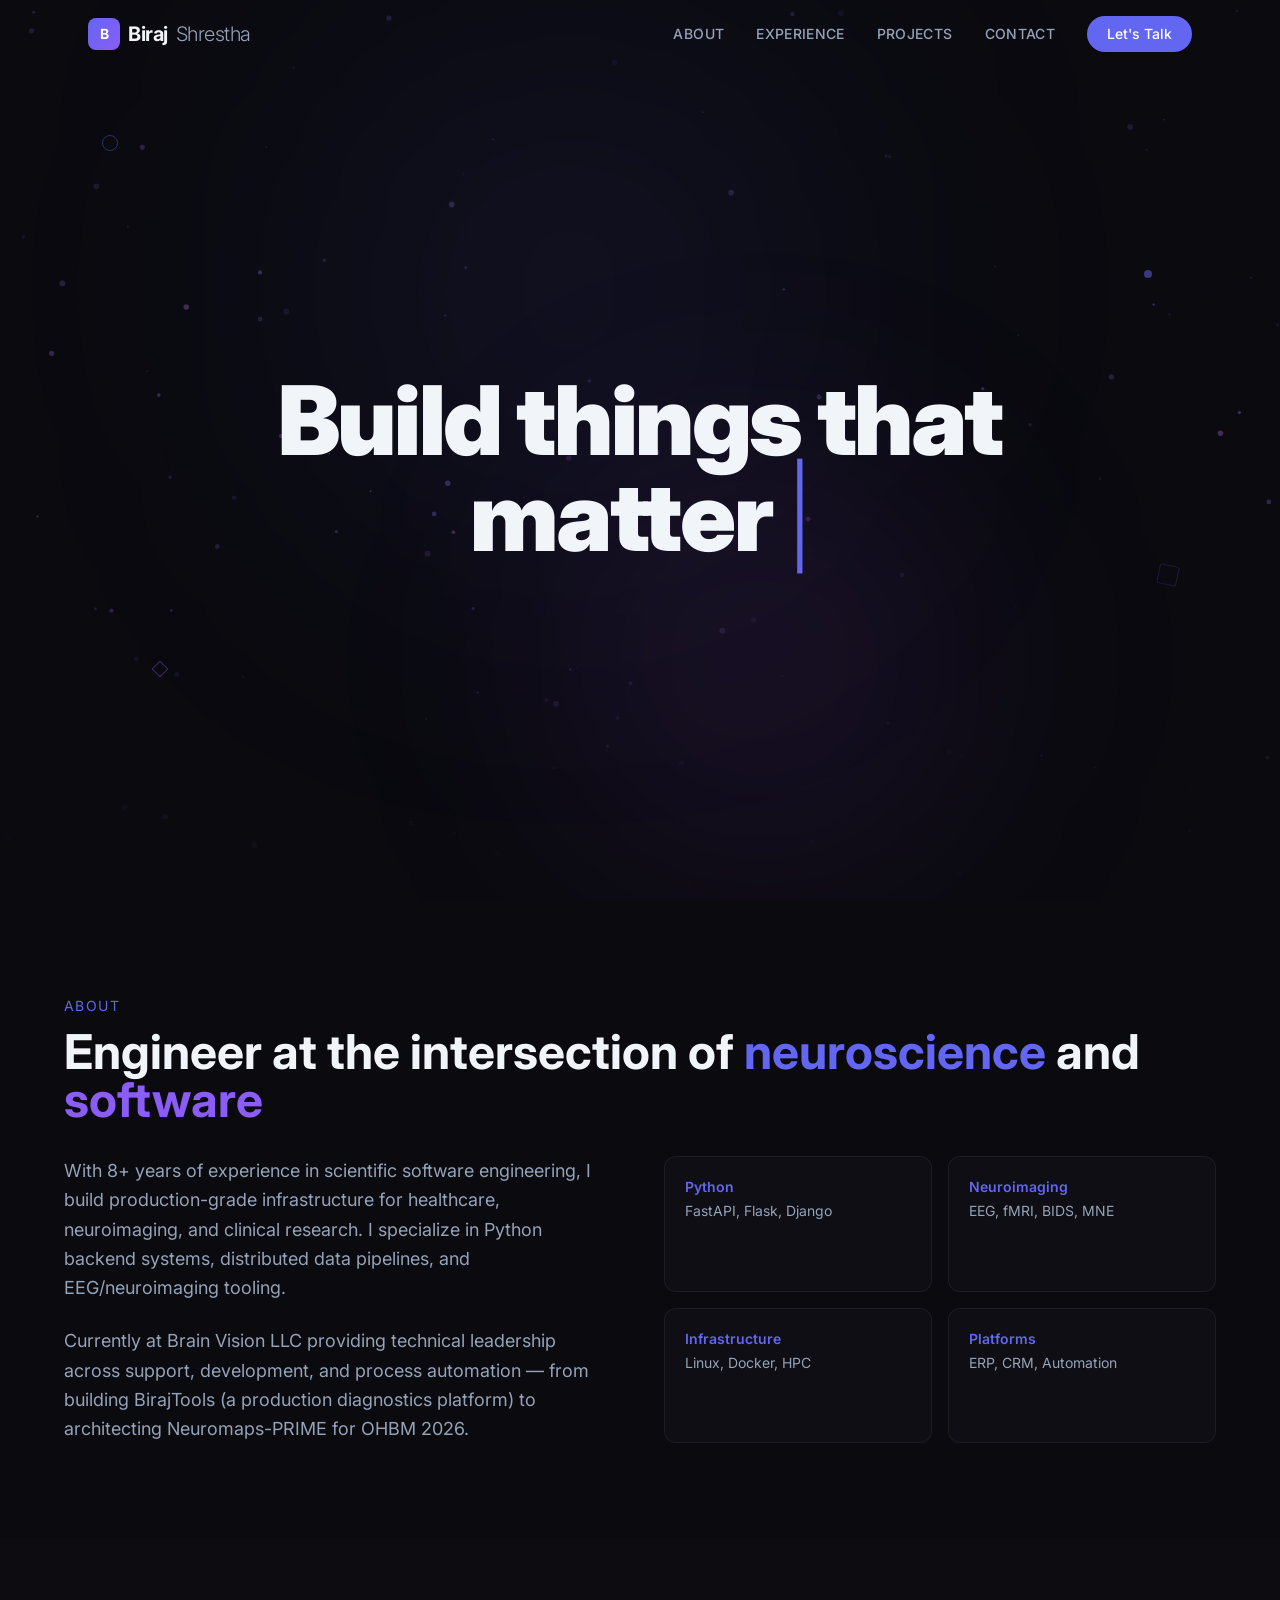
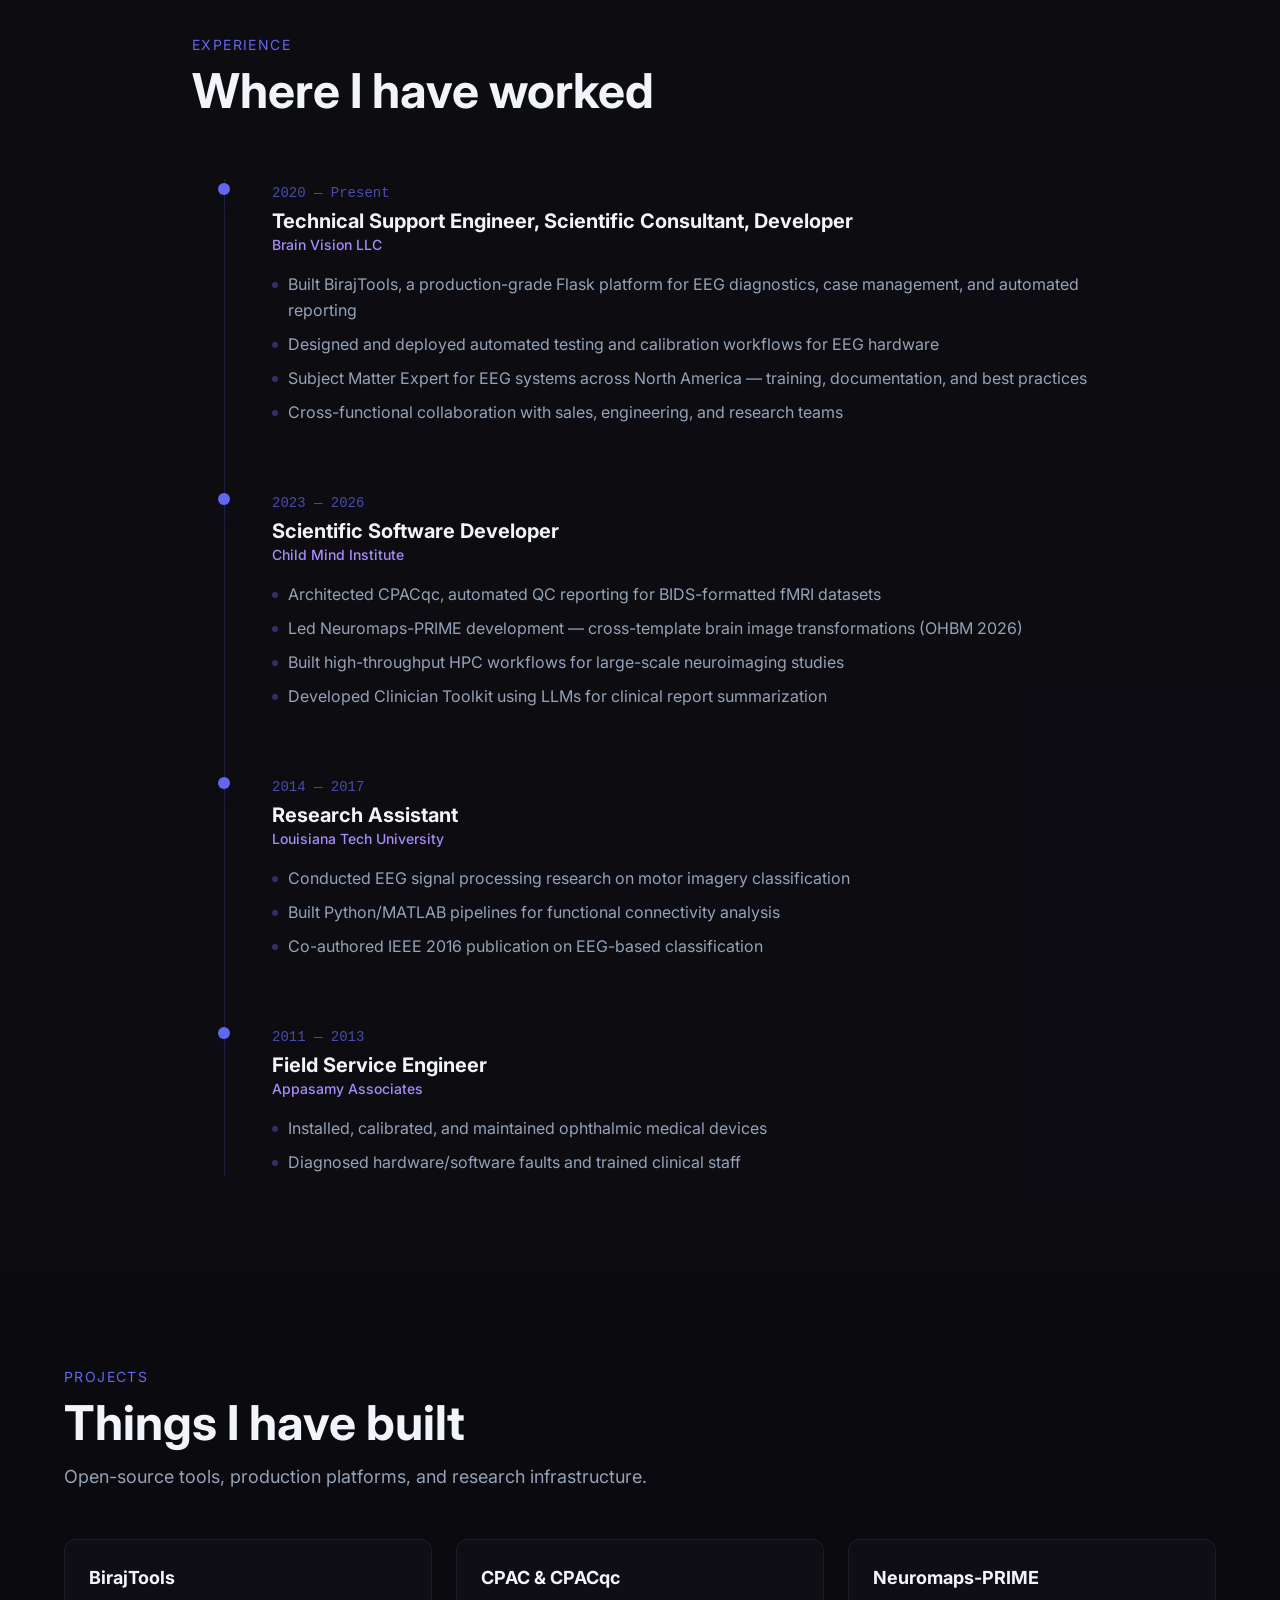
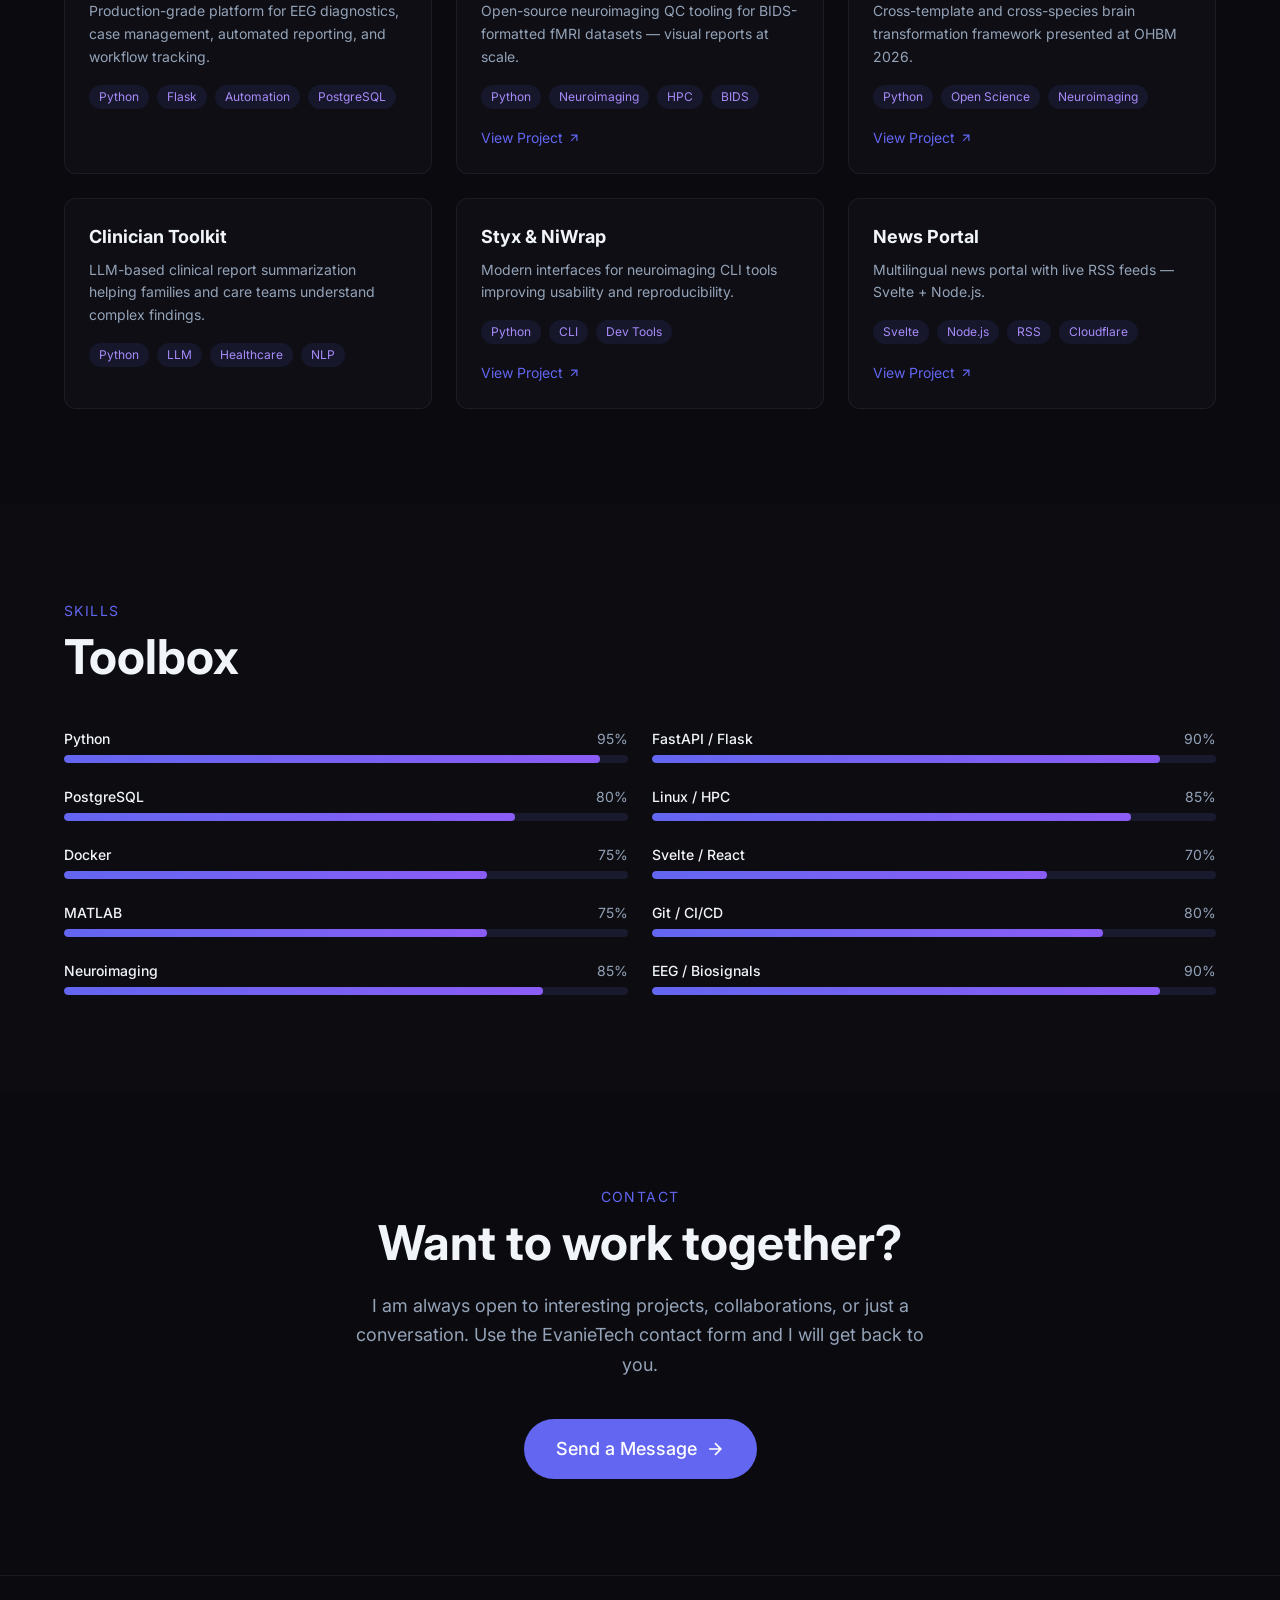
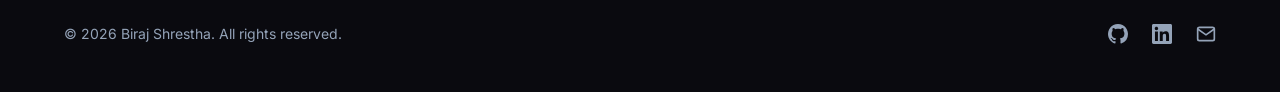
<file: index.html>
<!doctype html>
<html lang="en">
  <head>
    <meta charset="UTF-8" />
    <link rel="icon" type="image/svg+xml" href="/favicon.svg" />
    <meta name="viewport" content="width=device-width, initial-scale=1.0" />
    <title>Biraj Shrestha — Engineer &amp; Creator</title>
    <meta name="description" content="Scientific software engineer building tools for neuroscience, healthcare, and research." />
    <meta name="theme-color" content="#0a0a0f" />
    <link rel="preconnect" href="https://fonts.googleapis.com">
    <link rel="preconnect" href="https://fonts.gstatic.com" crossorigin>
    <link href="https://fonts.googleapis.com/css2?family=Inter:wght@300;400;500;600;700;800;900&display=swap" rel="stylesheet">
    <script type="module" crossorigin src="/assets/index-Bq4TrUc8.js"></script>
    <link rel="stylesheet" crossorigin href="/assets/index-DD-Kuf6Z.css">
  </head>
  <body>
    <div id="app"></div>
  </body>
</html>
</file>
<file: assets/index-DD-Kuf6Z.css>
*,:before,:after{--tw-border-spacing-x: 0;--tw-border-spacing-y: 0;--tw-translate-x: 0;--tw-translate-y: 0;--tw-rotate: 0;--tw-skew-x: 0;--tw-skew-y: 0;--tw-scale-x: 1;--tw-scale-y: 1;--tw-pan-x: ;--tw-pan-y: ;--tw-pinch-zoom: ;--tw-scroll-snap-strictness: proximity;--tw-gradient-from-position: ;--tw-gradient-via-position: ;--tw-gradient-to-position: ;--tw-ordinal: ;--tw-slashed-zero: ;--tw-numeric-figure: ;--tw-numeric-spacing: ;--tw-numeric-fraction: ;--tw-ring-inset: ;--tw-ring-offset-width: 0px;--tw-ring-offset-color: #fff;--tw-ring-color: rgb(59 130 246 / .5);--tw-ring-offset-shadow: 0 0 #0000;--tw-ring-shadow: 0 0 #0000;--tw-shadow: 0 0 #0000;--tw-shadow-colored: 0 0 #0000;--tw-blur: ;--tw-brightness: ;--tw-contrast: ;--tw-grayscale: ;--tw-hue-rotate: ;--tw-invert: ;--tw-saturate: ;--tw-sepia: ;--tw-drop-shadow: ;--tw-backdrop-blur: ;--tw-backdrop-brightness: ;--tw-backdrop-contrast: ;--tw-backdrop-grayscale: ;--tw-backdrop-hue-rotate: ;--tw-backdrop-invert: ;--tw-backdrop-opacity: ;--tw-backdrop-saturate: ;--tw-backdrop-sepia: ;--tw-contain-size: ;--tw-contain-layout: ;--tw-contain-paint: ;--tw-contain-style: }::backdrop{--tw-border-spacing-x: 0;--tw-border-spacing-y: 0;--tw-translate-x: 0;--tw-translate-y: 0;--tw-rotate: 0;--tw-skew-x: 0;--tw-skew-y: 0;--tw-scale-x: 1;--tw-scale-y: 1;--tw-pan-x: ;--tw-pan-y: ;--tw-pinch-zoom: ;--tw-scroll-snap-strictness: proximity;--tw-gradient-from-position: ;--tw-gradient-via-position: ;--tw-gradient-to-position: ;--tw-ordinal: ;--tw-slashed-zero: ;--tw-numeric-figure: ;--tw-numeric-spacing: ;--tw-numeric-fraction: ;--tw-ring-inset: ;--tw-ring-offset-width: 0px;--tw-ring-offset-color: #fff;--tw-ring-color: rgb(59 130 246 / .5);--tw-ring-offset-shadow: 0 0 #0000;--tw-ring-shadow: 0 0 #0000;--tw-shadow: 0 0 #0000;--tw-shadow-colored: 0 0 #0000;--tw-blur: ;--tw-brightness: ;--tw-contrast: ;--tw-grayscale: ;--tw-hue-rotate: ;--tw-invert: ;--tw-saturate: ;--tw-sepia: ;--tw-drop-shadow: ;--tw-backdrop-blur: ;--tw-backdrop-brightness: ;--tw-backdrop-contrast: ;--tw-backdrop-grayscale: ;--tw-backdrop-hue-rotate: ;--tw-backdrop-invert: ;--tw-backdrop-opacity: ;--tw-backdrop-saturate: ;--tw-backdrop-sepia: ;--tw-contain-size: ;--tw-contain-layout: ;--tw-contain-paint: ;--tw-contain-style: }*,:before,:after{box-sizing:border-box;border-width:0;border-style:solid;border-color:#e5e7eb}:before,:after{--tw-content: ""}html,:host{line-height:1.5;-webkit-text-size-adjust:100%;-moz-tab-size:4;-o-tab-size:4;tab-size:4;font-family:Inter,system-ui,-apple-system,sans-serif;font-feature-settings:normal;font-variation-settings:normal;-webkit-tap-highlight-color:transparent}body{margin:0;line-height:inherit}hr{height:0;color:inherit;border-top-width:1px}abbr:where([title]){-webkit-text-decoration:underline dotted;text-decoration:underline dotted}h1,h2,h3,h4,h5,h6{font-size:inherit;font-weight:inherit}a{color:inherit;text-decoration:inherit}b,strong{font-weight:bolder}code,kbd,samp,pre{font-family:ui-monospace,SFMono-Regular,Menlo,Monaco,Consolas,Liberation Mono,Courier New,monospace;font-feature-settings:normal;font-variation-settings:normal;font-size:1em}small{font-size:80%}sub,sup{font-size:75%;line-height:0;position:relative;vertical-align:baseline}sub{bottom:-.25em}sup{top:-.5em}table{text-indent:0;border-color:inherit;border-collapse:collapse}button,input,optgroup,select,textarea{font-family:inherit;font-feature-settings:inherit;font-variation-settings:inherit;font-size:100%;font-weight:inherit;line-height:inherit;letter-spacing:inherit;color:inherit;margin:0;padding:0}button,select{text-transform:none}button,input:where([type=button]),input:where([type=reset]),input:where([type=submit]){-webkit-appearance:button;background-color:transparent;background-image:none}:-moz-focusring{outline:auto}:-moz-ui-invalid{box-shadow:none}progress{vertical-align:baseline}::-webkit-inner-spin-button,::-webkit-outer-spin-button{height:auto}[type=search]{-webkit-appearance:textfield;outline-offset:-2px}::-webkit-search-decoration{-webkit-appearance:none}::-webkit-file-upload-button{-webkit-appearance:button;font:inherit}summary{display:list-item}blockquote,dl,dd,h1,h2,h3,h4,h5,h6,hr,figure,p,pre{margin:0}fieldset{margin:0;padding:0}legend{padding:0}ol,ul,menu{list-style:none;margin:0;padding:0}dialog{padding:0}textarea{resize:vertical}input::-moz-placeholder,textarea::-moz-placeholder{opacity:1;color:#9ca3af}input::placeholder,textarea::placeholder{opacity:1;color:#9ca3af}button,[role=button]{cursor:pointer}:disabled{cursor:default}img,svg,video,canvas,audio,iframe,embed,object{display:block;vertical-align:middle}img,video{max-width:100%;height:auto}[hidden]:where(:not([hidden=until-found])){display:none}html{scroll-behavior:smooth}body{margin:0;--tw-bg-opacity: 1;background-color:rgb(10 10 15 / var(--tw-bg-opacity, 1));padding:0;font-family:Inter,system-ui,-apple-system,sans-serif;--tw-text-opacity: 1;color:rgb(241 245 249 / var(--tw-text-opacity, 1));overflow-x:hidden}::-moz-selection{background-color:#6366f14d;--tw-text-opacity: 1;color:rgb(255 255 255 / var(--tw-text-opacity, 1))}::selection{background-color:#6366f14d;--tw-text-opacity: 1;color:rgb(255 255 255 / var(--tw-text-opacity, 1))}.fixed{position:fixed}.absolute{position:absolute}.relative{position:relative}.inset-0{top:0;right:0;bottom:0;left:0}.bottom-0{bottom:0}.bottom-10{bottom:2.5rem}.bottom-8{bottom:2rem}.bottom-\[25\%\]{bottom:25%}.bottom-\[35\%\]{bottom:35%}.left-0{left:0}.left-1\/2{left:50%}.left-1\/4{left:25%}.left-\[12\%\]{left:12%}.left-\[8\%\]{left:8%}.right-0{right:0}.right-1\/4{right:25%}.right-\[10\%\]{right:10%}.right-\[8\%\]{right:8%}.top-0{top:0}.top-1{top:.25rem}.top-10{top:2.5rem}.top-\[0\.7em\]{top:.7em}.top-\[15\%\]{top:15%}.top-\[30\%\]{top:30%}.z-0{z-index:0}.z-10{z-index:10}.z-50{z-index:50}.z-\[1\]{z-index:1}.mx-auto{margin-left:auto;margin-right:auto}.mb-1{margin-bottom:.25rem}.mb-1\.5{margin-bottom:.375rem}.mb-10{margin-bottom:2.5rem}.mb-12{margin-bottom:3rem}.mb-16{margin-bottom:4rem}.mb-2{margin-bottom:.5rem}.mb-3{margin-bottom:.75rem}.mb-4{margin-bottom:1rem}.mb-6{margin-bottom:1.5rem}.mb-8{margin-bottom:2rem}.mt-1{margin-top:.25rem}.mt-2{margin-top:.5rem}.mt-8{margin-top:2rem}.flex{display:flex}.inline-flex{display:inline-flex}.grid{display:grid}.hidden{display:none}.h-1\.5{height:.375rem}.h-2{height:.5rem}.h-3{height:.75rem}.h-4{height:1rem}.h-5{height:1.25rem}.h-8{height:2rem}.h-\[400px\]{height:400px}.h-\[500px\]{height:500px}.h-full{height:100%}.min-h-\[1\.2em\]{min-height:1.2em}.min-h-screen{min-height:100vh}.w-1\.5{width:.375rem}.w-2{width:.5rem}.w-3{width:.75rem}.w-4{width:1rem}.w-5{width:1.25rem}.w-8{width:2rem}.w-\[400px\]{width:400px}.w-\[500px\]{width:500px}.w-px{width:1px}.max-w-2xl{max-width:42rem}.max-w-4xl{max-width:56rem}.max-w-5xl{max-width:64rem}.max-w-6xl{max-width:72rem}.max-w-xl{max-width:36rem}.flex-1{flex:1 1 0%}.-translate-x-1\/2{--tw-translate-x: -50%;transform:translate(var(--tw-translate-x),var(--tw-translate-y)) rotate(var(--tw-rotate)) skew(var(--tw-skew-x)) skewY(var(--tw-skew-y)) scaleX(var(--tw-scale-x)) scaleY(var(--tw-scale-y))}.rotate-12{--tw-rotate: 12deg;transform:translate(var(--tw-translate-x),var(--tw-translate-y)) rotate(var(--tw-rotate)) skew(var(--tw-skew-x)) skewY(var(--tw-skew-y)) scaleX(var(--tw-scale-x)) scaleY(var(--tw-scale-y))}.rotate-45{--tw-rotate: 45deg;transform:translate(var(--tw-translate-x),var(--tw-translate-y)) rotate(var(--tw-rotate)) skew(var(--tw-skew-x)) skewY(var(--tw-skew-y)) scaleX(var(--tw-scale-x)) scaleY(var(--tw-scale-y))}.transform{transform:translate(var(--tw-translate-x),var(--tw-translate-y)) rotate(var(--tw-rotate)) skew(var(--tw-skew-x)) skewY(var(--tw-skew-y)) scaleX(var(--tw-scale-x)) scaleY(var(--tw-scale-y))}@keyframes bounce{0%,to{transform:translateY(-25%);animation-timing-function:cubic-bezier(.8,0,1,1)}50%{transform:none;animation-timing-function:cubic-bezier(0,0,.2,1)}}.animate-bounce{animation:bounce 1s infinite}.resize{resize:both}.grid-cols-2{grid-template-columns:repeat(2,minmax(0,1fr))}.flex-col{flex-direction:column}.flex-wrap{flex-wrap:wrap}.items-center{align-items:center}.justify-center{justify-content:center}.justify-between{justify-content:space-between}.gap-1{gap:.25rem}.gap-12{gap:3rem}.gap-2{gap:.5rem}.gap-4{gap:1rem}.gap-6{gap:1.5rem}.gap-8{gap:2rem}.space-y-2>:not([hidden])~:not([hidden]){--tw-space-y-reverse: 0;margin-top:calc(.5rem * calc(1 - var(--tw-space-y-reverse)));margin-bottom:calc(.5rem * var(--tw-space-y-reverse))}.overflow-hidden{overflow:hidden}.rounded-full{border-radius:9999px}.rounded-lg{border-radius:.5rem}.rounded-sm{border-radius:.125rem}.rounded-xl{border-radius:.75rem}.border{border-width:1px}.border-t{border-top-width:1px}.border-accent\/20{border-color:#6366f133}.border-accent\/40{border-color:#6366f166}.border-accent2\/40{border-color:#8b5cf666}.border-muted\/10{border-color:#94a3b81a}.border-muted\/30{border-color:#94a3b84d}.bg-accent{--tw-bg-opacity: 1;background-color:rgb(99 102 241 / var(--tw-bg-opacity, 1))}.bg-accent\/10{background-color:#6366f11a}.bg-accent\/20{background-color:#6366f133}.bg-accent\/40{background-color:#6366f166}.bg-accent\/50{background-color:#6366f180}.bg-dark\/85{background-color:#0a0a0fd9}.bg-dark\/95{background-color:#0a0a0ff2}.bg-dark2\/30{background-color:#12121a4d}.bg-dark2\/50{background-color:#12121a80}.bg-dark3{--tw-bg-opacity: 1;background-color:rgb(26 26 46 / var(--tw-bg-opacity, 1))}.bg-purple-500\/10{background-color:#a855f71a}.bg-transparent{background-color:transparent}.bg-gradient-to-b{background-image:linear-gradient(to bottom,var(--tw-gradient-stops))}.bg-gradient-to-br{background-image:linear-gradient(to bottom right,var(--tw-gradient-stops))}.bg-gradient-to-r{background-image:linear-gradient(to right,var(--tw-gradient-stops))}.from-accent{--tw-gradient-from: #6366f1 var(--tw-gradient-from-position);--tw-gradient-to: rgb(99 102 241 / 0) var(--tw-gradient-to-position);--tw-gradient-stops: var(--tw-gradient-from), var(--tw-gradient-to)}.from-dark\/60{--tw-gradient-from: rgb(10 10 15 / .6) var(--tw-gradient-from-position);--tw-gradient-to: rgb(10 10 15 / 0) var(--tw-gradient-to-position);--tw-gradient-stops: var(--tw-gradient-from), var(--tw-gradient-to)}.via-dark\/20{--tw-gradient-to: rgb(10 10 15 / 0) var(--tw-gradient-to-position);--tw-gradient-stops: var(--tw-gradient-from), rgb(10 10 15 / .2) var(--tw-gradient-via-position), var(--tw-gradient-to)}.to-accent2{--tw-gradient-to: #8b5cf6 var(--tw-gradient-to-position)}.to-dark{--tw-gradient-to: #0a0a0f var(--tw-gradient-to-position)}.p-2{padding:.5rem}.p-5{padding:1.25rem}.p-6{padding:1.5rem}.px-2\.5{padding-left:.625rem;padding-right:.625rem}.px-5{padding-left:1.25rem;padding-right:1.25rem}.px-6{padding-left:1.5rem;padding-right:1.5rem}.px-8{padding-left:2rem;padding-right:2rem}.py-1{padding-top:.25rem;padding-bottom:.25rem}.py-12{padding-top:3rem;padding-bottom:3rem}.py-2{padding-top:.5rem;padding-bottom:.5rem}.py-24{padding-top:6rem;padding-bottom:6rem}.py-3{padding-top:.75rem;padding-bottom:.75rem}.py-4{padding-top:1rem;padding-bottom:1rem}.pb-16{padding-bottom:4rem}.pl-4{padding-left:1rem}.pl-8{padding-left:2rem}.text-left{text-align:left}.text-center{text-align:center}.font-mono{font-family:ui-monospace,SFMono-Regular,Menlo,Monaco,Consolas,Liberation Mono,Courier New,monospace}.text-2xl{font-size:1.5rem;line-height:2rem}.text-3xl{font-size:1.875rem;line-height:2.25rem}.text-5xl{font-size:3rem;line-height:1}.text-base{font-size:1rem;line-height:1.5rem}.text-lg{font-size:1.125rem;line-height:1.75rem}.text-sm{font-size:.875rem;line-height:1.25rem}.text-xl{font-size:1.25rem;line-height:1.75rem}.text-xs{font-size:.75rem;line-height:1rem}.font-black{font-weight:900}.font-bold{font-weight:700}.font-light{font-weight:300}.font-medium{font-weight:500}.font-semibold{font-weight:600}.uppercase{text-transform:uppercase}.leading-none{line-height:1}.leading-relaxed{line-height:1.625}.tracking-\[0\.25em\]{letter-spacing:.25em}.tracking-tight{letter-spacing:-.025em}.tracking-wide{letter-spacing:.025em}.tracking-widest{letter-spacing:.1em}.text-accent{--tw-text-opacity: 1;color:rgb(99 102 241 / var(--tw-text-opacity, 1))}.text-accent-light{--tw-text-opacity: 1;color:rgb(167 139 250 / var(--tw-text-opacity, 1))}.text-accent\/70{color:#6366f1b3}.text-accent2{--tw-text-opacity: 1;color:rgb(139 92 246 / var(--tw-text-opacity, 1))}.text-light{--tw-text-opacity: 1;color:rgb(241 245 249 / var(--tw-text-opacity, 1))}.text-muted{--tw-text-opacity: 1;color:rgb(148 163 184 / var(--tw-text-opacity, 1))}.text-muted\/40{color:#94a3b866}.text-white{--tw-text-opacity: 1;color:rgb(255 255 255 / var(--tw-text-opacity, 1))}.opacity-0{opacity:0}.shadow-lg{--tw-shadow: 0 10px 15px -3px rgb(0 0 0 / .1), 0 4px 6px -4px rgb(0 0 0 / .1);--tw-shadow-colored: 0 10px 15px -3px var(--tw-shadow-color), 0 4px 6px -4px var(--tw-shadow-color);box-shadow:var(--tw-ring-offset-shadow, 0 0 #0000),var(--tw-ring-shadow, 0 0 #0000),var(--tw-shadow)}.shadow-accent\/30{--tw-shadow-color: rgb(99 102 241 / .3);--tw-shadow: var(--tw-shadow-colored)}.shadow-accent\/5{--tw-shadow-color: rgb(99 102 241 / .05);--tw-shadow: var(--tw-shadow-colored)}.blur-\[120px\]{--tw-blur: blur(120px);filter:var(--tw-blur) var(--tw-brightness) var(--tw-contrast) var(--tw-grayscale) var(--tw-hue-rotate) var(--tw-invert) var(--tw-saturate) var(--tw-sepia) var(--tw-drop-shadow)}.blur-\[140px\]{--tw-blur: blur(140px);filter:var(--tw-blur) var(--tw-brightness) var(--tw-contrast) var(--tw-grayscale) var(--tw-hue-rotate) var(--tw-invert) var(--tw-saturate) var(--tw-sepia) var(--tw-drop-shadow)}.backdrop-blur-xl{--tw-backdrop-blur: blur(24px);-webkit-backdrop-filter:var(--tw-backdrop-blur) var(--tw-backdrop-brightness) var(--tw-backdrop-contrast) var(--tw-backdrop-grayscale) var(--tw-backdrop-hue-rotate) var(--tw-backdrop-invert) var(--tw-backdrop-opacity) var(--tw-backdrop-saturate) var(--tw-backdrop-sepia);backdrop-filter:var(--tw-backdrop-blur) var(--tw-backdrop-brightness) var(--tw-backdrop-contrast) var(--tw-backdrop-grayscale) var(--tw-backdrop-hue-rotate) var(--tw-backdrop-invert) var(--tw-backdrop-opacity) var(--tw-backdrop-saturate) var(--tw-backdrop-sepia)}.transition-all{transition-property:all;transition-timing-function:cubic-bezier(.4,0,.2,1);transition-duration:.15s}.transition-colors{transition-property:color,background-color,border-color,text-decoration-color,fill,stroke;transition-timing-function:cubic-bezier(.4,0,.2,1);transition-duration:.15s}.duration-1000{transition-duration:1s}.duration-300{transition-duration:.3s}.ease-in-out{transition-timing-function:cubic-bezier(.4,0,.2,1)}.ease-out{transition-timing-function:cubic-bezier(0,0,.2,1)}.text-gradient{background-image:linear-gradient(to right,var(--tw-gradient-stops));--tw-gradient-from: #6366f1 var(--tw-gradient-from-position);--tw-gradient-to: rgb(99 102 241 / 0) var(--tw-gradient-to-position);--tw-gradient-stops: var(--tw-gradient-from), var(--tw-gradient-to);--tw-gradient-to: #8b5cf6 var(--tw-gradient-to-position);-webkit-background-clip:text;background-clip:text;color:transparent}.reveal{opacity:0;transform:translateY(30px);transition:opacity .8s ease-out,transform .8s ease-out}.reveal.visible{opacity:1;transform:translateY(0)}::-webkit-scrollbar{width:6px}::-webkit-scrollbar-track{--tw-bg-opacity: 1;background-color:rgb(18 18 26 / var(--tw-bg-opacity, 1))}::-webkit-scrollbar-thumb{border-radius:9999px;background-color:#6366f14d}::-webkit-scrollbar-thumb:hover{background-color:#6366f180}.cursor-blink{animation:blink 1s step-end infinite}@keyframes blink{50%{opacity:0}}@keyframes float{0%,to{transform:translateY(0)}50%{transform:translateY(-20px)}}.animate-float{animation:float 6s ease-in-out infinite}@keyframes spin-slow{0%{transform:rotate(0)}to{transform:rotate(360deg)}}.animate-spin-slow{animation:spin-slow 20s linear infinite}.last\:pb-0:last-child{padding-bottom:0}.hover\:-translate-y-0\.5:hover{--tw-translate-y: -.125rem;transform:translate(var(--tw-translate-x),var(--tw-translate-y)) rotate(var(--tw-rotate)) skew(var(--tw-skew-x)) skewY(var(--tw-skew-y)) scaleX(var(--tw-scale-x)) scaleY(var(--tw-scale-y))}.hover\:-translate-y-1:hover{--tw-translate-y: -.25rem;transform:translate(var(--tw-translate-x),var(--tw-translate-y)) rotate(var(--tw-rotate)) skew(var(--tw-skew-x)) skewY(var(--tw-skew-y)) scaleX(var(--tw-scale-x)) scaleY(var(--tw-scale-y))}.hover\:border-accent\/30:hover{border-color:#6366f14d}.hover\:border-accent\/50:hover{border-color:#6366f180}.hover\:bg-accent\/10:hover{background-color:#6366f11a}.hover\:bg-accent2:hover{--tw-bg-opacity: 1;background-color:rgb(139 92 246 / var(--tw-bg-opacity, 1))}.hover\:text-accent:hover{--tw-text-opacity: 1;color:rgb(99 102 241 / var(--tw-text-opacity, 1))}.hover\:text-accent-light:hover{--tw-text-opacity: 1;color:rgb(167 139 250 / var(--tw-text-opacity, 1))}.hover\:shadow-2xl:hover{--tw-shadow: 0 25px 50px -12px rgb(0 0 0 / .25);--tw-shadow-colored: 0 25px 50px -12px var(--tw-shadow-color);box-shadow:var(--tw-ring-offset-shadow, 0 0 #0000),var(--tw-ring-shadow, 0 0 #0000),var(--tw-shadow)}.hover\:shadow-lg:hover{--tw-shadow: 0 10px 15px -3px rgb(0 0 0 / .1), 0 4px 6px -4px rgb(0 0 0 / .1);--tw-shadow-colored: 0 10px 15px -3px var(--tw-shadow-color), 0 4px 6px -4px var(--tw-shadow-color);box-shadow:var(--tw-ring-offset-shadow, 0 0 #0000),var(--tw-ring-shadow, 0 0 #0000),var(--tw-shadow)}.hover\:shadow-xl:hover{--tw-shadow: 0 20px 25px -5px rgb(0 0 0 / .1), 0 8px 10px -6px rgb(0 0 0 / .1);--tw-shadow-colored: 0 20px 25px -5px var(--tw-shadow-color), 0 8px 10px -6px var(--tw-shadow-color);box-shadow:var(--tw-ring-offset-shadow, 0 0 #0000),var(--tw-ring-shadow, 0 0 #0000),var(--tw-shadow)}.hover\:shadow-accent\/25:hover{--tw-shadow-color: rgb(99 102 241 / .25);--tw-shadow: var(--tw-shadow-colored)}.hover\:shadow-accent\/30:hover{--tw-shadow-color: rgb(99 102 241 / .3);--tw-shadow: var(--tw-shadow-colored)}.hover\:shadow-accent\/5:hover{--tw-shadow-color: rgb(99 102 241 / .05);--tw-shadow: var(--tw-shadow-colored)}.group:hover .group-hover\:text-accent{--tw-text-opacity: 1;color:rgb(99 102 241 / var(--tw-text-opacity, 1))}@media (min-width: 768px){.md\:left-8{left:2rem}.md\:flex{display:flex}.md\:hidden{display:none}.md\:grid-cols-2{grid-template-columns:repeat(2,minmax(0,1fr))}.md\:flex-row{flex-direction:row}.md\:pl-20{padding-left:5rem}.md\:text-4xl{font-size:2.25rem;line-height:2.5rem}.md\:text-5xl{font-size:3rem;line-height:1}.md\:text-7xl{font-size:4.5rem;line-height:1}}@media (min-width: 1024px){.lg\:grid-cols-3{grid-template-columns:repeat(3,minmax(0,1fr))}.lg\:text-5xl{font-size:3rem;line-height:1}.lg\:text-8xl{font-size:6rem;line-height:1}}@keyframes svelte-1q37ri0-fadeInDown{0%{opacity:0;transform:translateY(-20px)}to{opacity:1;transform:translateY(0)}}@keyframes svelte-1q37ri0-fadeInUp{0%{opacity:0;transform:translateY(20px)}to{opacity:1;transform:translateY(0)}}@keyframes svelte-1q37ri0-fadeIn{0%{opacity:0}to{opacity:1}}.cursor-blink.svelte-1q37ri0{animation:svelte-1q37ri0-blink .8s step-end infinite}@keyframes svelte-1q37ri0-blink{50%{opacity:0}}@keyframes svelte-1q37ri0-float{0%,to{transform:translateY(0)}50%{transform:translateY(-18px)}}.animate-float.svelte-1q37ri0{animation:svelte-1q37ri0-float 5s ease-in-out infinite}@keyframes svelte-1q37ri0-spin-slow{0%{transform:rotate(0)}to{transform:rotate(360deg)}}.animate-spin-slow.svelte-1q37ri0{animation:svelte-1q37ri0-spin-slow 18s linear infinite}
</file>
